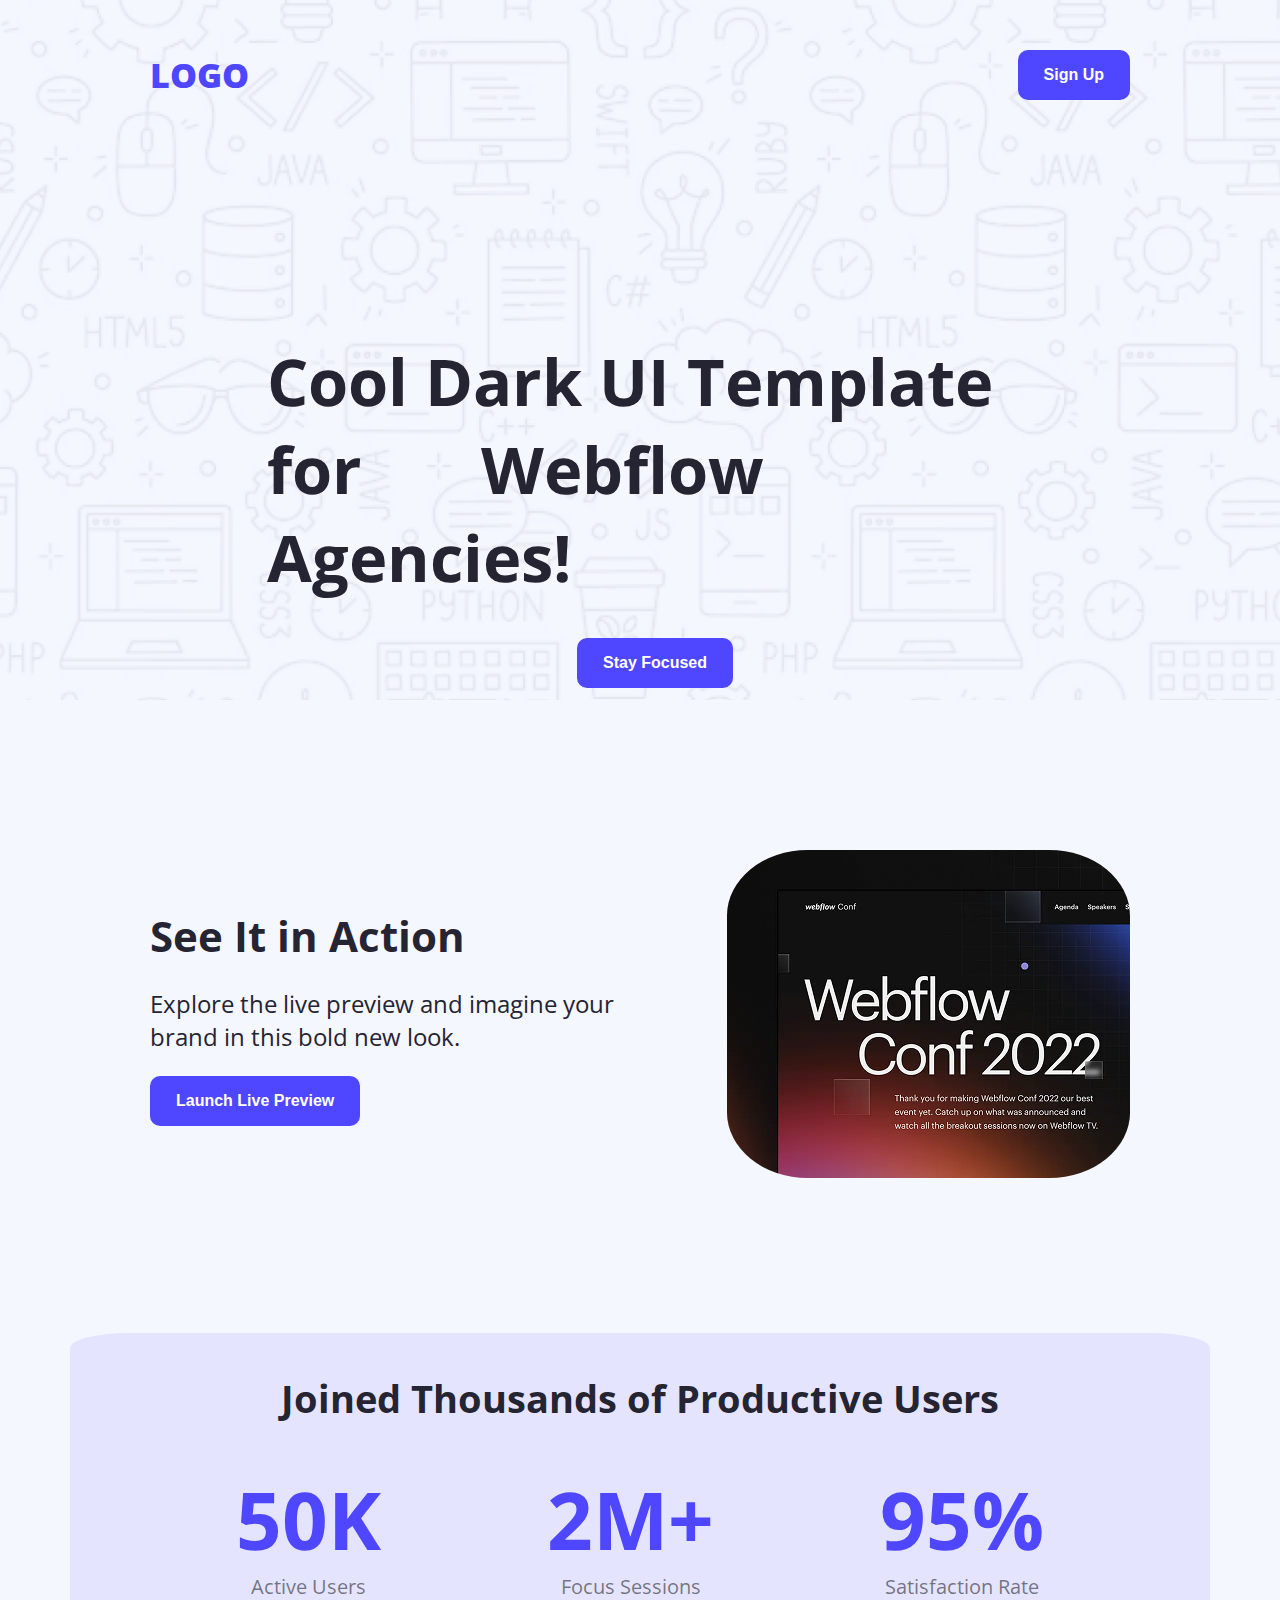
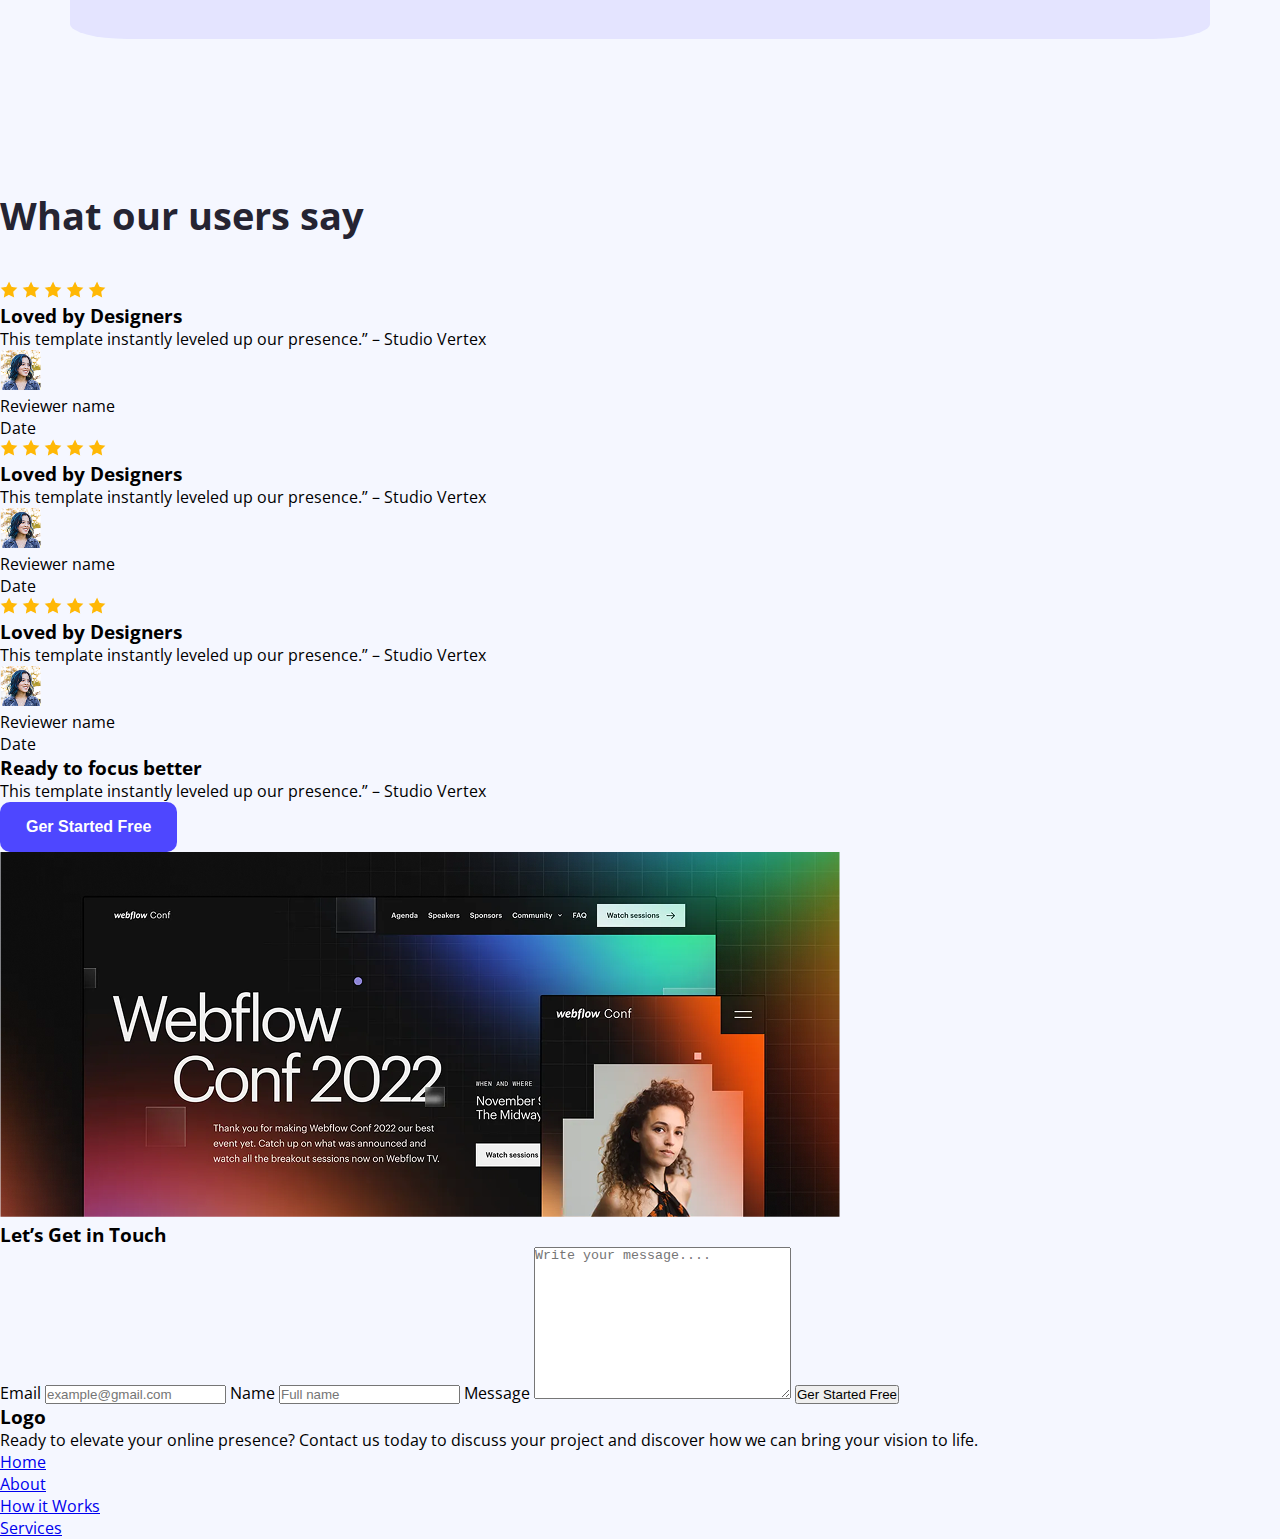
<file: index.html>
<!DOCTYPE html>
<html lang="en">
<head>
    <meta charset="UTF-8">
    <meta name="viewport" content="width=device-width, initial-scale=1.0">
    <title>Landing Launchpad</title>
    <link rel="preconnect" href="https://fonts.googleapis.com">
    <link rel="preconnect" href="https://fonts.gstatic.com" crossorigin>
    <link href="https://fonts.googleapis.com/css2?family=Inter:ital,opsz,wght@0,14..32,100..900;1,14..32,100..900&family=Open+Sans:ital,wght@0,300..800;1,300..800&display=swap" rel="stylesheet">
    <link rel="stylesheet" href="styles/style.css">
</head>
<body class="open-sans-normal bg">
<header class="header">
       <nav>
        <h3 class="nav-title">LOGO</h3>
        <button class="btn-success">Sign Up</button>
       </nav>
       <div class="banner">
        <div class="banner-content">
            <h4 class="banner-title">Cool Dark UI Template for &nbsp;&nbsp;&nbsp;&nbsp;&nbsp; Webflow Agencies!</h4>
            <button class="btn-success btn-margin">Stay Focused</button>  
        </div>
       </div>
</header>
<main>
   <!-- preview part start  -->
    <section class="preview">
        <div class="preview-content">
            <div class="preview-action">
                <h4 class="preview-title">See It in Action</h4>
                <p class="preview-description">Explore the live preview and imagine your brand in this bold new look.</p>
                <button class="btn-success">Launch Live Preview</button>  
            </div>
            <div class="preview-image">
                  <img src="Assets/wc-mini.png" alt="">
            </div>
        </div>
    </section>
    <!-- join user section start  -->
     <section class="join-user">
        <h3 class="join-user-title">Joined Thousands of Productive Users</h3>
        <div class="join-user-items">
              <div class="user-items">
                <p class="user-item-title">50K</p>
                <p class="join-user-description">Active Users</p>
              </div>
             <div class="user-items">
                <p class="user-item-title">2M+</p>
                <p class="join-user-description">Focus Sessions</p>
              </div>
              <div class="user-items">
                <p class="user-item-title">95%</p>
                <p class="join-user-description">Satisfaction Rate</p>
              </div>
        </div>
     </section>

     <!-- user say section start  -->
      <section class="user-say">
        <h3 class="join-user-title">What our users say</h3>
        <div class="user-say-content">
            <div class="user-say-card">
                <img src="Assets/icon-star.png" alt="blank" class="star-icon">
                <img src="Assets/icon-star.png" alt="blank" class="star-icon">
                <img src="Assets/icon-star.png" alt="blank" class="star-icon">
                <img src="Assets/icon-star.png" alt="blank" class="star-icon">
                <img src="Assets/icon-star.png" alt="blank"class="star-icon" >
                <h3 class="user-say-title">Loved by Designers</h3>
                <p class="user-say-description">This template instantly leveled up our presence.” – Studio Vertex</p>
               <div class="user-info">
                 <img src="Assets/avatar.png" alt="avatar" class="avatar">
                 <div class="user-text">
                   <p class="name">Reviewer name</p>
                   <p class="date">Date</p>
                 </div>
               </div>

            </div>
            <div class="user-say-card">
                <img src="Assets/icon-star.png" alt="blank" class="star-icon">
                <img src="Assets/icon-star.png" alt="blank" class="star-icon">
                <img src="Assets/icon-star.png" alt="blank" class="star-icon">
                <img src="Assets/icon-star.png" alt="blank" class="star-icon">
                <img src="Assets/icon-star.png" alt="blank" class="star-icon">
                <h3 class="user-say-title">Loved by Designers</h3>
                <p class="user-say-description">This template instantly leveled up our presence.” – Studio Vertex</p>
                  <div class="user-info">
                 <img src="Assets/avatar.png" alt="avatar" class="avatar">
                 <div class="user-text">
                   <p class="name">Reviewer name</p>
                   <p class="date">Date</p>
                 </div>
               </div>
            </div>
            <div class="user-say-card">
                <img src="Assets/icon-star.png" alt="blank" class="star-icon">
                <img src="Assets/icon-star.png" alt="blank" class="star-icon">
                <img src="Assets/icon-star.png" alt="blank" class="star-icon">
                <img src="Assets/icon-star.png" alt="blank" class="star-icon">
                <img src="Assets/icon-star.png" alt="blank" class="star-icon">
                <h3 class="user-say-title">Loved by Designers</h3>
                <p class="user-say-description">This template instantly leveled up our presence.” – Studio Vertex</p>
                 <div class="user-info">
                 <img src="Assets/avatar.png" alt="avatar" class="avatar">
                 <div class="user-text">
                   <p class="name">Reviewer name</p>
                   <p class="date">Date</p>
                 </div>
               </div>
    
            </div>
        </div>
      </section>

      <!-- focus section start  -->
       <section class="focus">
         <div class="focus-content">
            <h3 class="focus-title">Ready to focus better</h3>
            <p class="focus-description">This template instantly leveled up our presence.” – Studio Vertex</p>
            <button class="btn-success">Ger Started Free</button>  
            <br>
            <img src="Assets/wc-big.png" alt="">
         </div>
       </section>
       <!-- get in touch section start  -->
        <section class="get-in-touch">
            <div class="get-in-touch-content">
               <div class="get-in-touch-one">
                     <h3 class="get-in-touch-title">Let’s Get in Touch</h3>
               </div>
               <div class="git-in-touch-form">
                  <form action="">
                     <label for="email" class="label-input-field">Email</label>
                     <input type="email" name="email" id="email" placeholder="example@gmail.com">
                     <label for="name">Name</label>
                     <input type="text" name="name" id="name" placeholder="Full name">
                     <label for="">Message</label>
                     <textarea name="" id="" cols="30" rows="10" placeholder="Write your message...."></textarea>
                     <button class="btn-success-full">Ger Started Free</button>  
                 </form> 
               </div>
            </div>
        </section>
</main>
<footer>
    <div class="footer-content">
       <h3 class="footer-title">Logo</h3>
       <p class="footer-description">Ready to elevate your online presence? Contact us today to discuss your project and discover how we can bring your vision to life.</p>
       <div class="footer-menu">
          <ul>
            <li><a href="www.google.com">Home</a></li>
            <li><a href="www.about.com">About</a></li>
            <li><a href="www.works.com">How it Works</a></li>
            <li><a href="www.services.com">Services</a></li>
          </ul>
       </div>
    </div>
</footer>
</body>
</html>
</file>
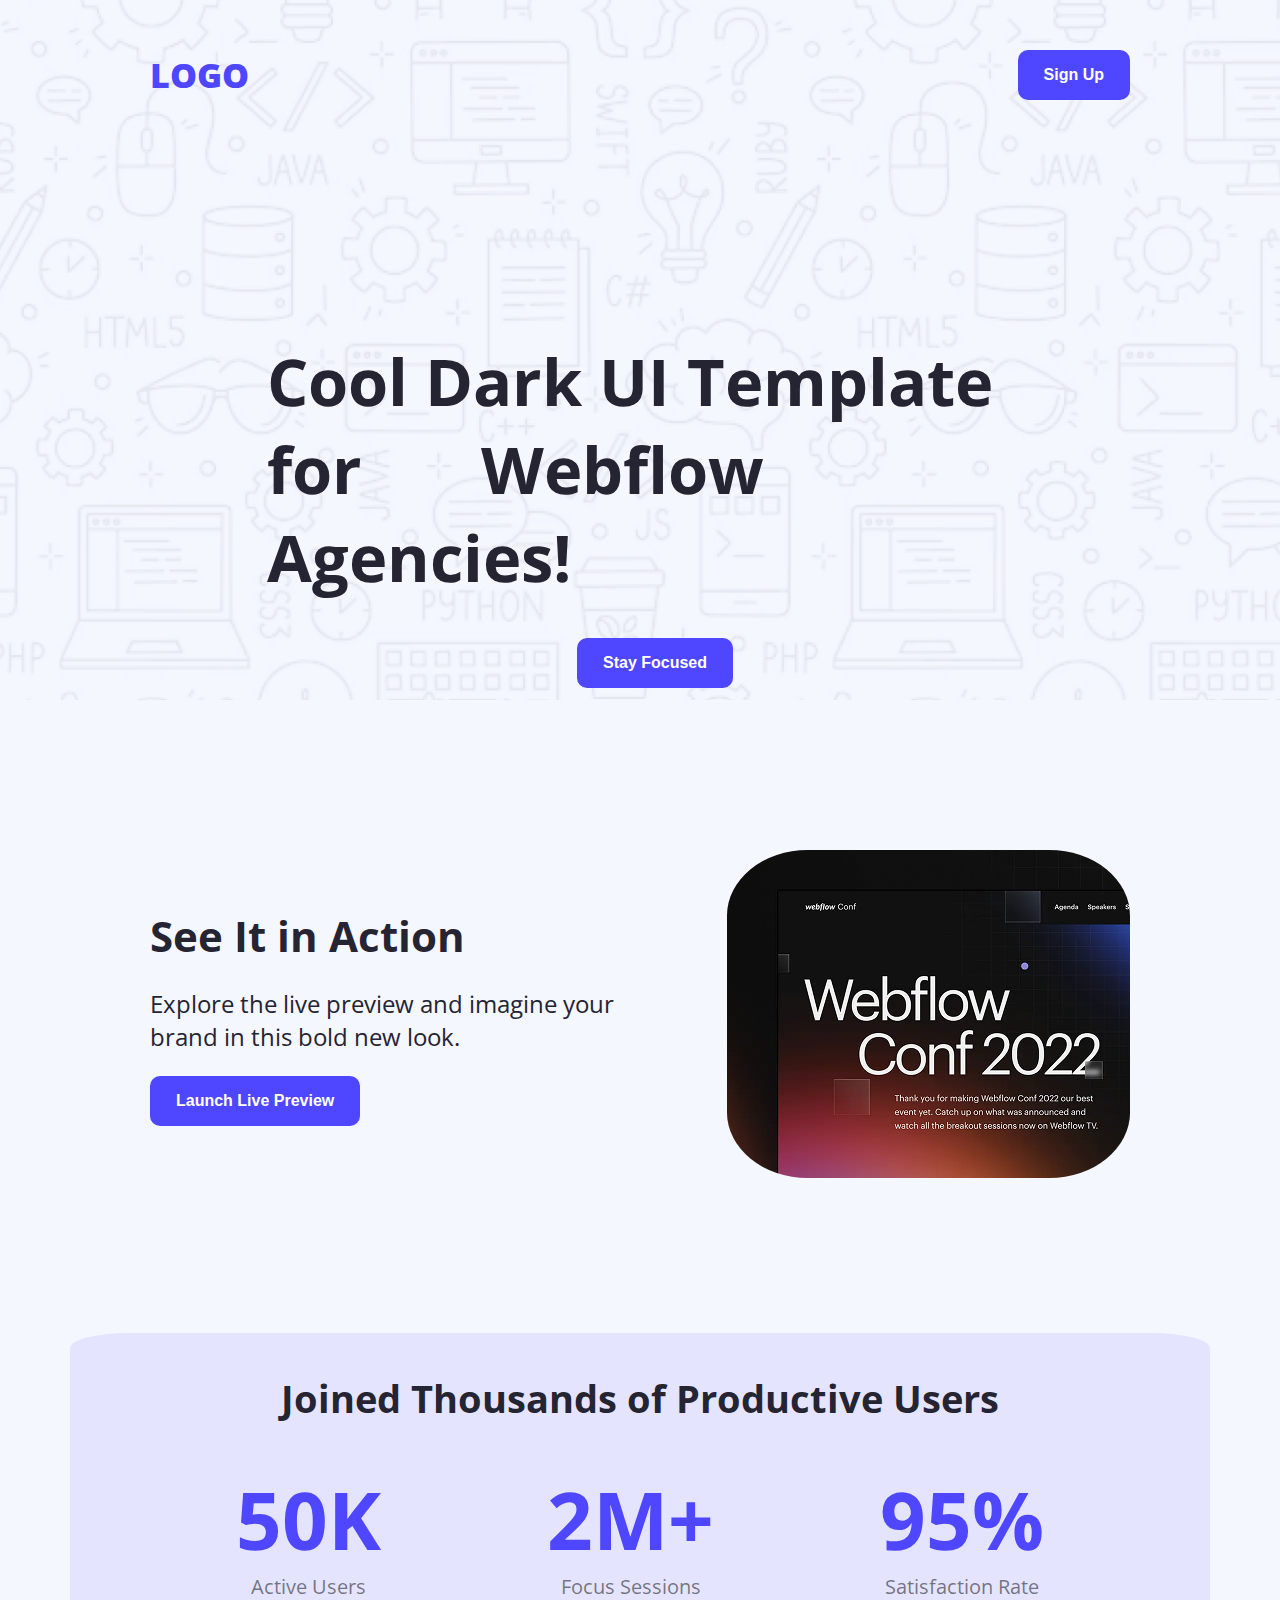
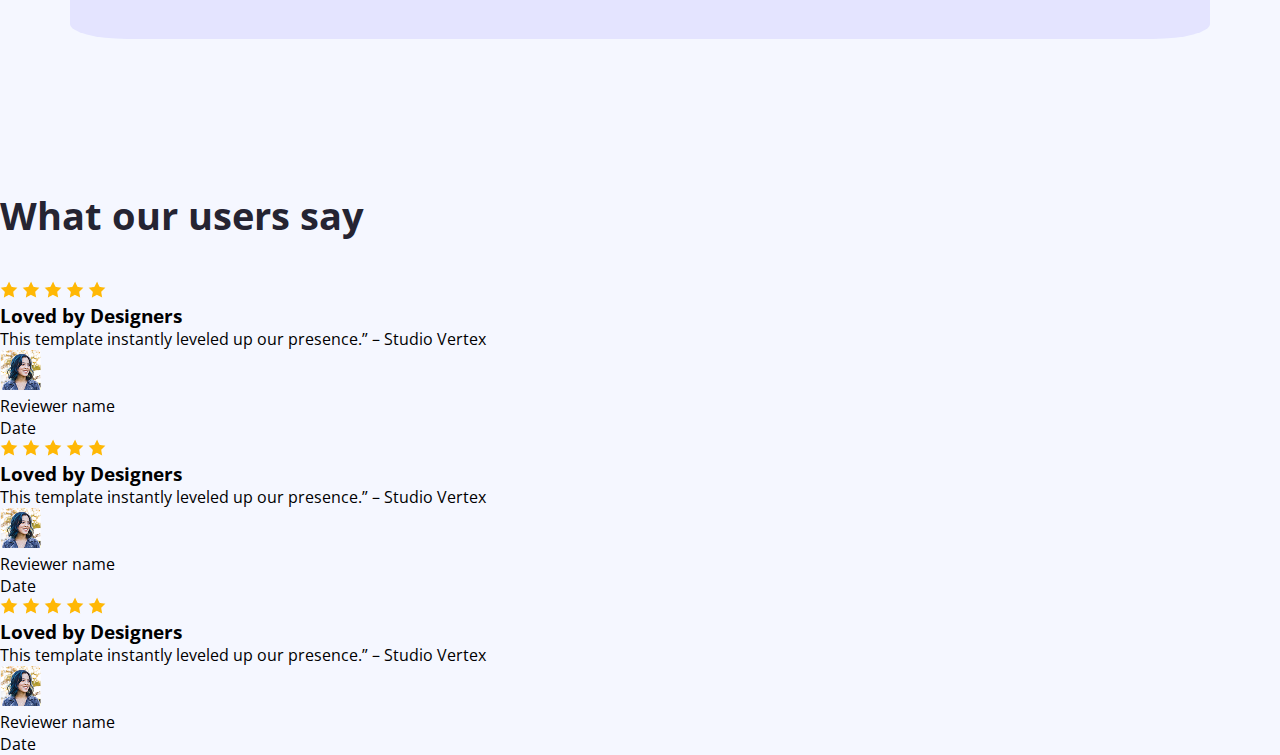
<file: index copy.html>
<!DOCTYPE html>
<html lang="en">
<head>
    <meta charset="UTF-8">
    <meta name="viewport" content="width=device-width, initial-scale=1.0">
    <title>Document</title>
    <link rel="preconnect" href="https://fonts.googleapis.com">
    <link rel="preconnect" href="https://fonts.gstatic.com" crossorigin>
    <link href="https://fonts.googleapis.com/css2?family=Inter:ital,opsz,wght@0,14..32,100..900;1,14..32,100..900&family=Open+Sans:ital,wght@0,300..800;1,300..800&display=swap" rel="stylesheet">
    <link rel="stylesheet" href="styles/style.css">
</head>
<body class="open-sans-normal bg">
    <!-- <button class="btn-success">Sign Up</button>
    <form action="">
        <label for="email">Email</label>
        <input type="email" name="email" id="email" placeholder="example@gmail.com">
        <label for="name">Name</label>
        <input type="text" name="name" id="name" placeholder="full name">
        <label for="">Message</label>
        <textarea name="" id="" cols="30" rows="10">write your message....</textarea>
        <button class="">Get in Touch</button>
    </form> -->
<header class="header">
       <nav>
        <h3 class="nav-title">LOGO</h3>
        <button class="btn-success">Sign Up</button>
       </nav>
       <div class="banner">
        <div class="banner-content">
            <h4 class="banner-title">Cool Dark UI Template for &nbsp;&nbsp;&nbsp;&nbsp;&nbsp; Webflow Agencies!</h4>
            <button class="btn-success btn-margin">Stay Focused</button>  
        </div>
       </div>
</header>
<main>
   <!-- preview part start  -->
    <section class="preview">
        <div class="preview-content">
            <div class="preview-action">
                <h4 class="preview-title">See It in Action</h4>
                <p class="preview-description">Explore the live preview and imagine your brand in this bold new look.</p>
                <button class="btn-success">Launch Live Preview</button>  
            </div>
            <div class="preview-image">
                  <img src="Assets/wc-mini.png" alt="">
            </div>
        </div>
    </section>
    <!-- join user section start  -->
     <section class="join-user">
        <h3 class="join-user-title">Joined Thousands of Productive Users</h3>
        <div class="join-user-items">
              <div class="user-items">
                <p class="user-item-title">50K</p>
                <p class="join-user-description">Active Users</p>
              </div>
             <div class="user-items">
                <p class="user-item-title">2M+</p>
                <p class="join-user-description">Focus Sessions</p>
              </div>
              <div class="user-items">
                <p class="user-item-title">95%</p>
                <p class="join-user-description">Satisfaction Rate</p>
              </div>
        </div>
     </section>

     <!-- user say section start  -->
      <section class="user-say">
        <h3 class="join-user-title">What our users say</h3>
        <div class="user-say-content">
            <div class="user-say-card">
                <img src="Assets/icon-star.png" alt="blank" class="star-icon">
                <img src="Assets/icon-star.png" alt="blank" class="star-icon">
                <img src="Assets/icon-star.png" alt="blank" class="star-icon">
                <img src="Assets/icon-star.png" alt="blank" class="star-icon">
                <img src="Assets/icon-star.png" alt="blank"class="star-icon" >
                <h3 class="user-say-title">Loved by Designers</h3>
                <p class="user-say-description">This template instantly leveled up our presence.” – Studio Vertex</p>
               <div class="user-info">
                 <img src="Assets/avatar.png" alt="avatar" class="avatar">
                 <div class="user-text">
                   <p class="name">Reviewer name</p>
                   <p class="date">Date</p>
                 </div>
               </div>

            </div>
            <div class="user-say-card">
                <img src="Assets/icon-star.png" alt="blank" class="star-icon">
                <img src="Assets/icon-star.png" alt="blank" class="star-icon">
                <img src="Assets/icon-star.png" alt="blank" class="star-icon">
                <img src="Assets/icon-star.png" alt="blank" class="star-icon">
                <img src="Assets/icon-star.png" alt="blank" class="star-icon">
                <h3 class="user-say-title">Loved by Designers</h3>
                <p class="user-say-description">This template instantly leveled up our presence.” – Studio Vertex</p>
                  <div class="user-info">
                 <img src="Assets/avatar.png" alt="avatar" class="avatar">
                 <div class="user-text">
                   <p class="name">Reviewer name</p>
                   <p class="date">Date</p>
                 </div>
               </div>
            </div>
            <div class="user-say-card">
                <img src="Assets/icon-star.png" alt="blank" class="star-icon">
                <img src="Assets/icon-star.png" alt="blank" class="star-icon">
                <img src="Assets/icon-star.png" alt="blank" class="star-icon">
                <img src="Assets/icon-star.png" alt="blank" class="star-icon">
                <img src="Assets/icon-star.png" alt="blank" class="star-icon">
                <h3 class="user-say-title">Loved by Designers</h3>
                <p class="user-say-description">This template instantly leveled up our presence.” – Studio Vertex</p>
                 <div class="user-info">
                 <img src="Assets/avatar.png" alt="avatar" class="avatar">
                 <div class="user-text">
                   <p class="name">Reviewer name</p>
                   <p class="date">Date</p>
                 </div>
               </div>
    
            </div>
        </div>
      </section>
</main>
<footer>

</footer>
</body>
</html>
</file>
<file: styles/style.css>
/* common css part  */
*{
    margin: 0;
    padding: 0;
    box-sizing: border-box;
}
.bg{
    background-color: #f5f7ff;
}

.open-sans-normal {
  font-family: "Open Sans", sans-serif;
  font-optical-sizing: auto;
  font-weight: 400;
  font-style: normal;
  font-variation-settings:
    "wdth" 100;
}
.btn-success{
    background-color: #4E47FF;
    color: #FFFFFF;
    padding: 16px 26px;
    border-radius: 10px;
    font-weight: bold;
    font-size: 16px;
    border: none;
    cursor: pointer;
    transition: transform 0.3s ease, box-shadow 0.3s ease;
}

.btn-success:hover {
  background-color: #bfca21;
  color: black;
  transform: scale(1.05);
  box-shadow: 0 8px 20px rgba(78, 71, 255, 0.4);
}
/* shared styles  */
/* 

input[type="email"], input[type="text"], textarea{
    height: 64px;
    border-radius: 5px;
    background-color: white;
    display: block;
    width: 100%;
    padding: 10px 20px;
    margin-bottom: 24px;
    border: none;
} */

/* header styles  */
.header{
    background-image: url('../Assets/Hero-bg.png');
    background-repeat: no-repeat;
    background-size: cover;
    background-position: center;
    width: 100%;
    height: 700px;
}
nav{
    display: flex;
    align-items: center;
    justify-content: space-between;
    margin: 0 150px;
    padding-top: 50px;
}
.nav-title{
    font-weight: 800;
    font-size: 34px;
    color: rgba(78, 71, 255, 1);
}

/* banner part styles  */
.banner{
    display: flex;
    justify-content: center;
    margin: 237px 267px;
}
.banner-content{
    max-width: 900px;
    display: block;
    justify-content: center;
    align-items: center;
}
.banner-title{
    font-weight: bold;
    font-size: 65px;
    color: #252432;
}
.btn-margin{
    margin-top: 37px;
    margin-left: 310px;
}

/* preview part style  */
.preview-content{   
    display: flex;
    justify-content: space-around;
    align-items: center;
    margin: 150px  150px ;
    gap: 100px;
}
.preview-action{
    max-width: 500px;
}
.preview-title{
    font-weight: bold;
    font-size: 42px;
    color: #252432;
    margin-bottom: 23px;
}
.preview-description{
    font-size: 24px;
    color: #252432;
    margin-bottom: 23px;
}
.preview-image img{
    border-radius: 20%;
}

/* join user section style  */
.join-user{
    width: 1140px;
    height: 306px;
    background-color: rgba(78, 71, 255, 0.1);
    margin: 150px auto;
    border-radius: 5%;
    display: flex;
    flex-direction: column;
    justify-content: center;
    text-align: center;
}
.join-user-title{
    font-weight: bold;
    font-size: 38px;
    color: #252432;
    margin-bottom: 40px;
}
.join-user-items{
    display: flex;
    justify-content: space-evenly;
}
.user-item-title{
    font-weight: bold;
    font-size: 80px;
    color: rgba(78, 71, 255, 1);
}
.join-user-description{
    font-size: 20px;
    color: rgba(0, 0, 0, 0.5);
}
</file>
